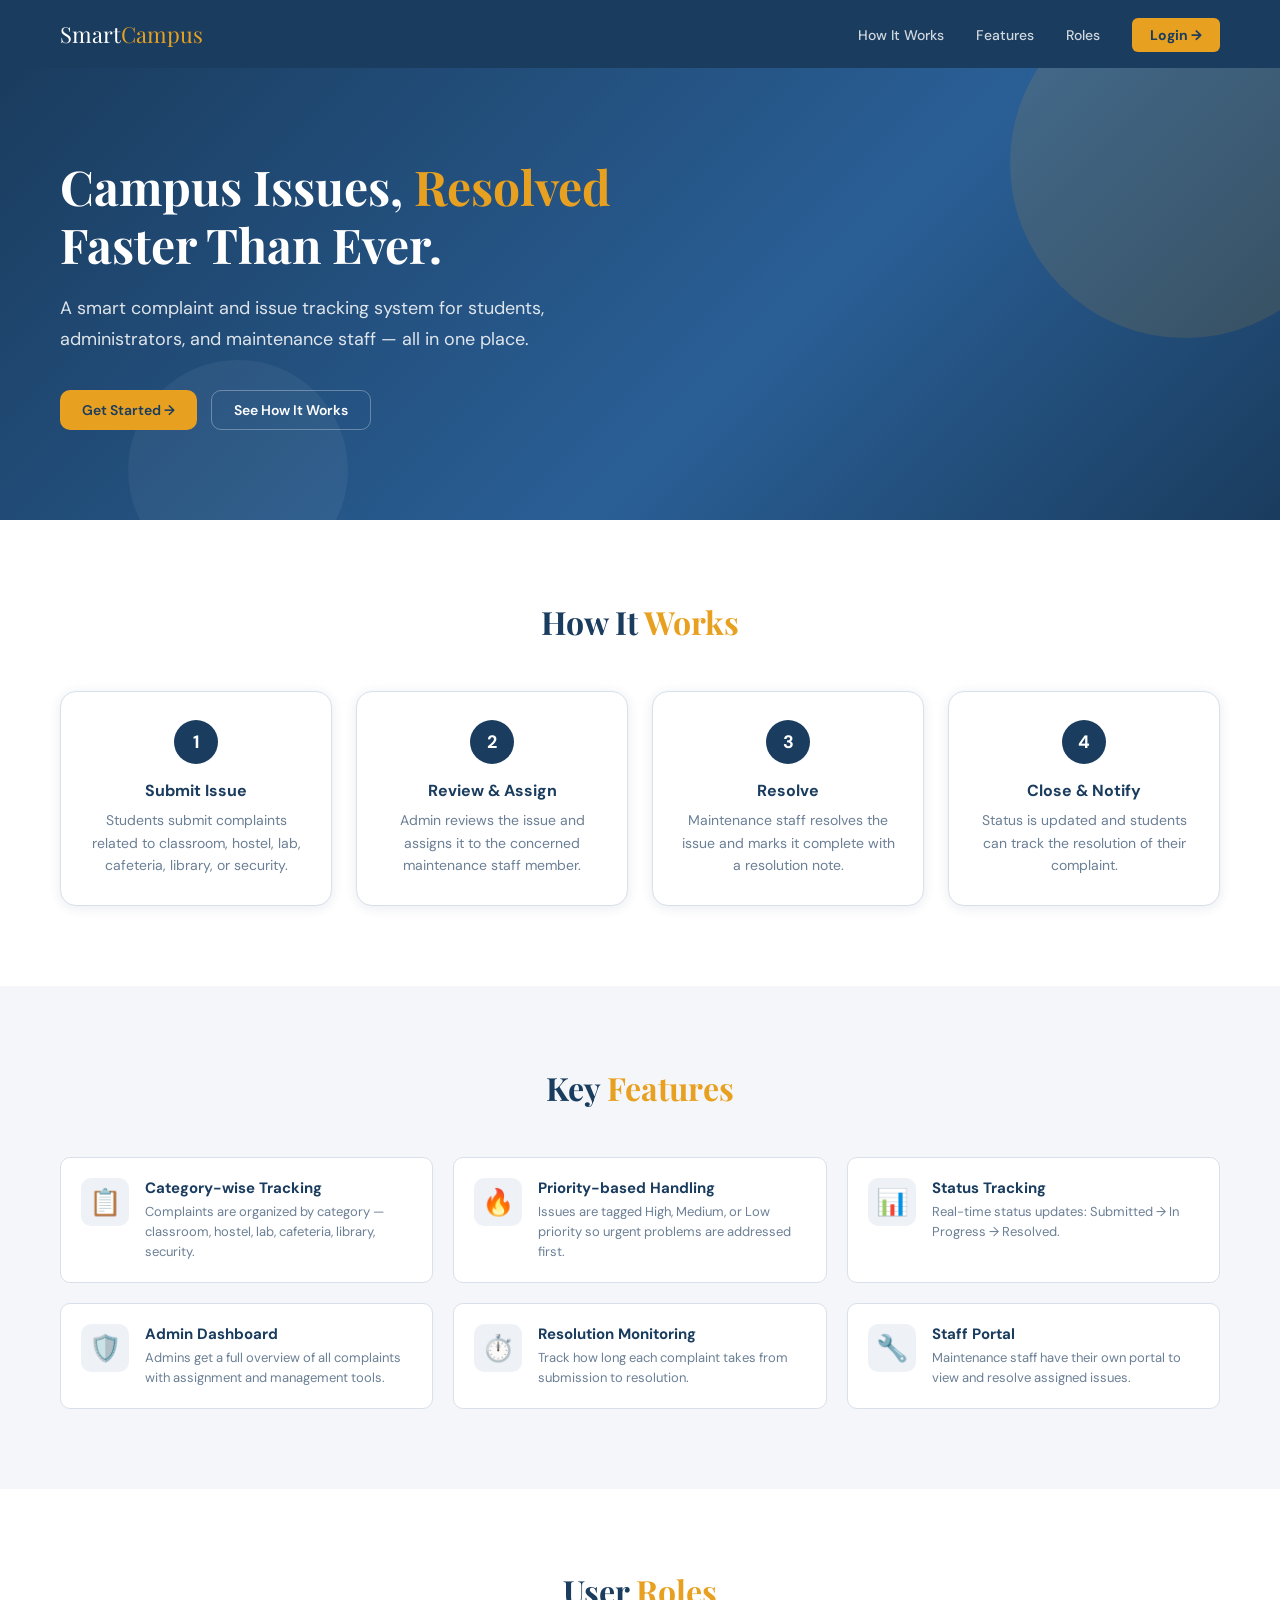
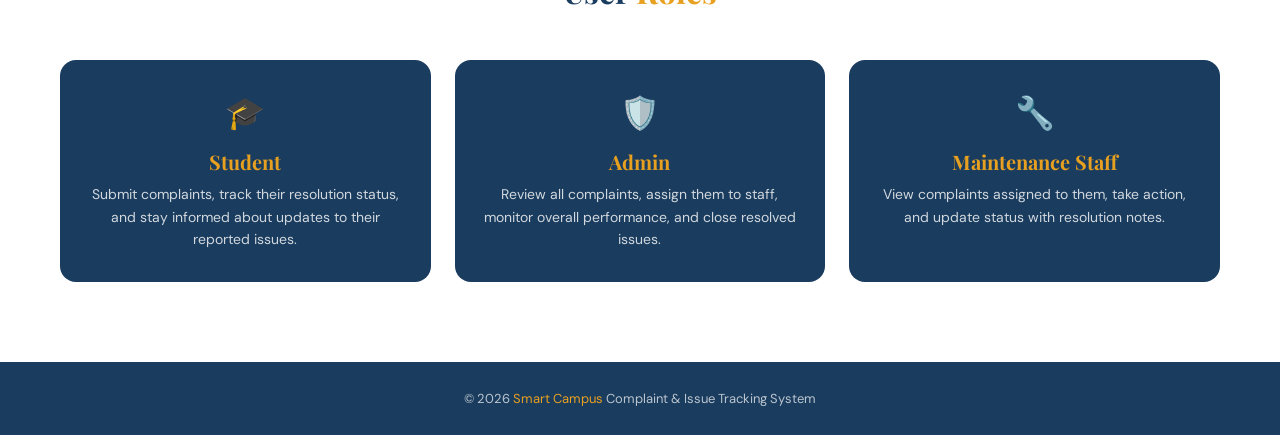
<file: index.html>
<!DOCTYPE html>
<html lang="en">

<head>
  <meta charset="UTF-8" />
  <meta name="viewport" content="width=device-width, initial-scale=1.0" />
  <title>Smart Campus — Complaint & Issue Tracking</title>
  <link rel="stylesheet" href="style.css" />
</head>

<body>

  <!-- Navbar -->
  <header class="landing-navbar">
    <div class="brand">Smart<span>Campus</span></div>
    <nav>
      <a href="#how">How It Works</a>
      <a href="#features">Features</a>
      <a href="#roles">Roles</a>
      <a href="pages/login.php" class="cta">Login →</a>
    </nav>
  </header>

  <!-- Hero -->
  <section class="hero">
    <div class="hero-inner">
      <h1>Campus Issues, <span>Resolved</span><br>Faster Than Ever.</h1>
      <p>A smart complaint and issue tracking system for students, administrators, and maintenance staff — all in one
        place.</p>
      <div class="hero-btns">
        <a href="pages/login.php" class="btn btn-accent">Get Started →</a>
        <a href="#how" class="btn btn-outline" style="border-color:rgba(255,255,255,0.3);color:#fff;">See How It
          Works</a>
      </div>
    </div>
  </section>

  <!-- How It Works -->
  <section class="landing-section" id="how" style="background:#fff;">
    <div class="landing-section-inner">
      <h2>How It <span>Works</span></h2>
      <div class="steps-grid">
        <div class="step-card">
          <div class="step-num">1</div>
          <h3>Submit Issue</h3>
          <p>Students submit complaints related to classroom, hostel, lab, cafeteria, library, or security.</p>
        </div>
        <div class="step-card">
          <div class="step-num">2</div>
          <h3>Review & Assign</h3>
          <p>Admin reviews the issue and assigns it to the concerned maintenance staff member.</p>
        </div>
        <div class="step-card">
          <div class="step-num">3</div>
          <h3>Resolve</h3>
          <p>Maintenance staff resolves the issue and marks it complete with a resolution note.</p>
        </div>
        <div class="step-card">
          <div class="step-num">4</div>
          <h3>Close & Notify</h3>
          <p>Status is updated and students can track the resolution of their complaint.</p>
        </div>
      </div>
    </div>
  </section>

  <!-- Features -->
  <section class="landing-section" id="features" style="background:var(--bg);">
    <div class="landing-section-inner">
      <h2>Key <span>Features</span></h2>
      <div class="features-grid">
        <div class="feature-item">
          <div class="feature-icon">📋</div>
          <div>
            <h3>Category-wise Tracking</h3>
            <p>Complaints are organized by category — classroom, hostel, lab, cafeteria, library, security.</p>
          </div>
        </div>
        <div class="feature-item">
          <div class="feature-icon">🔥</div>
          <div>
            <h3>Priority-based Handling</h3>
            <p>Issues are tagged High, Medium, or Low priority so urgent problems are addressed first.</p>
          </div>
        </div>
        <div class="feature-item">
          <div class="feature-icon">📊</div>
          <div>
            <h3>Status Tracking</h3>
            <p>Real-time status updates: Submitted → In Progress → Resolved.</p>
          </div>
        </div>
        <div class="feature-item">
          <div class="feature-icon">🛡️</div>
          <div>
            <h3>Admin Dashboard</h3>
            <p>Admins get a full overview of all complaints with assignment and management tools.</p>
          </div>
        </div>
        <div class="feature-item">
          <div class="feature-icon">⏱️</div>
          <div>
            <h3>Resolution Monitoring</h3>
            <p>Track how long each complaint takes from submission to resolution.</p>
          </div>
        </div>
        <div class="feature-item">
          <div class="feature-icon">🔧</div>
          <div>
            <h3>Staff Portal</h3>
            <p>Maintenance staff have their own portal to view and resolve assigned issues.</p>
          </div>
        </div>
      </div>
    </div>
  </section>

  <!-- Roles -->
  <section class="landing-section" id="roles" style="background:#fff;">
    <div class="landing-section-inner">
      <h2>User <span>Roles</span></h2>
      <div class="roles-grid">
        <div class="role-card">
          <div class="role-icon">🎓</div>
          <h3>Student</h3>
          <p>Submit complaints, track their resolution status, and stay informed about updates to their reported issues.
          </p>
        </div>
        <div class="role-card">
          <div class="role-icon">🛡️</div>
          <h3>Admin</h3>
          <p>Review all complaints, assign them to staff, monitor overall performance, and close resolved issues.</p>
        </div>
        <div class="role-card">
          <div class="role-icon">🔧</div>
          <h3>Maintenance Staff</h3>
          <p>View complaints assigned to them, take action, and update status with resolution notes.</p>
        </div>
      </div>
    </div>
  </section>

  <!-- Footer -->
  <footer class="landing-footer">
    <p>© 2026 <span>Smart Campus</span> Complaint & Issue Tracking System</p>
  </footer>

</body>

</html>
</file>
<file: style.css>
@import url('https://fonts.googleapis.com/css2?family=Playfair+Display:wght@600;700&family=DM+Sans:wght@300;400;500;600&display=swap');

:root {
  --primary: #1a3c5e;
  --primary-light: #2a5f96;
  --accent: #e8a020;
  --accent-soft: #f5c96a;
  --bg: #f4f6f9;
  --surface: #ffffff;
  --surface-2: #eef1f6;
  --text: #1c2a3a;
  --text-muted: #6b7f95;
  --border: #d8e0ea;
  --success: #1d8a5f;
  --success-bg: #e6f5ef;
  --warning: #b86a00;
  --warning-bg: #fff3e0;
  --danger: #b52a2a;
  --danger-bg: #fdeaea;
  --info: #1565c0;
  --info-bg: #e3f0fd;
  --radius: 10px;
  --radius-lg: 16px;
  --shadow: 0 2px 12px rgba(26, 60, 94, 0.10);
  --shadow-md: 0 6px 24px rgba(26, 60, 94, 0.14);
  --max-width: 1200px;
}

* {
  margin: 0;
  padding: 0;
  box-sizing: border-box;
}

body {
  font-family: 'DM Sans', sans-serif;
  background: var(--bg);
  color: var(--text);
  min-height: 100vh;
}

/* ── NAVBAR ── */
.navbar {
  background: var(--primary);
  padding: 0 40px;
  height: 64px;
  display: flex;
  align-items: center;
  justify-content: space-between;
  position: sticky;
  top: 0;
  z-index: 100;
  box-shadow: 0 2px 12px rgba(0, 0, 0, 0.18);
}

.navbar .brand {
  font-family: 'Playfair Display', serif;
  color: #fff;
  font-size: 20px;
  letter-spacing: 0.5px;
}

.navbar .brand span {
  color: var(--accent);
}

.navbar nav {
  display: flex;
  align-items: center;
  gap: 6px;
}

.navbar nav a {
  color: rgba(255, 255, 255, 0.75);
  text-decoration: none;
  padding: 8px 14px;
  border-radius: 6px;
  font-size: 14px;
  font-weight: 500;
  transition: all 0.2s;
}

.navbar nav a:hover,
.navbar nav a.active {
  color: #fff;
  background: rgba(255, 255, 255, 0.12);
}

.navbar .user-badge {
  display: flex;
  align-items: center;
  gap: 10px;
  color: rgba(255, 255, 255, 0.85);
  font-size: 14px;
}

.navbar .avatar {
  width: 34px;
  height: 34px;
  background: var(--accent);
  border-radius: 50%;
  display: flex;
  align-items: center;
  justify-content: center;
  font-weight: 700;
  color: var(--primary);
  font-size: 14px;
}

.logout-btn {
  background: rgba(255, 255, 255, 0.1);
  color: rgba(255, 255, 255, 0.85) !important;
  border: 1px solid rgba(255, 255, 255, 0.2);
  padding: 6px 14px !important;
  border-radius: 6px;
  font-size: 13px !important;
  cursor: pointer;
  transition: all 0.2s;
}

.logout-btn:hover {
  background: rgba(255, 255, 255, 0.2) !important;
  color: #fff !important;
}

/* ── LAYOUT ── */
.page-wrapper {
  max-width: var(--max-width);
  margin: 40px auto;
  padding: 0 24px;
}

.page-header {
  margin-bottom: 32px;
}

.page-header h1 {
  font-family: 'Playfair Display', serif;
  font-size: 28px;
  color: var(--primary);
}

.page-header p {
  color: var(--text-muted);
  margin-top: 6px;
  font-size: 15px;
}

/* ── CARDS ── */
.card {
  background: var(--surface);
  border-radius: var(--radius-lg);
  padding: 28px;
  box-shadow: var(--shadow);
  border: 1px solid var(--border);
}

.card-title {
  font-family: 'Playfair Display', serif;
  font-size: 18px;
  color: var(--primary);
  margin-bottom: 20px;
  padding-bottom: 14px;
  border-bottom: 1px solid var(--border);
}

/* ── STAT CARDS ── */
.stats-grid {
  display: grid;
  grid-template-columns: repeat(auto-fit, minmax(180px, 1fr));
  gap: 16px;
  margin-bottom: 28px;
}

.stat-card {
  background: var(--surface);
  border-radius: var(--radius-lg);
  padding: 22px 24px;
  box-shadow: var(--shadow);
  border: 1px solid var(--border);
  display: flex;
  flex-direction: column;
  gap: 6px;
}

.stat-card .stat-label {
  font-size: 12px;
  font-weight: 600;
  text-transform: uppercase;
  letter-spacing: 0.8px;
  color: var(--text-muted);
}

.stat-card .stat-value {
  font-size: 32px;
  font-weight: 700;
  color: var(--primary);
  font-family: 'Playfair Display', serif;
}

.stat-card .stat-sub {
  font-size: 12px;
  color: var(--text-muted);
}

.stat-card.accent-card {
  border-left: 4px solid var(--accent);
}

.stat-card.success-card {
  border-left: 4px solid var(--success);
}

.stat-card.warning-card {
  border-left: 4px solid var(--warning);
}

.stat-card.info-card {
  border-left: 4px solid var(--info);
}

/* ── FORMS ── */
.form-group {
  margin-bottom: 20px;
}

.form-group label {
  display: block;
  font-size: 13px;
  font-weight: 600;
  color: var(--text);
  margin-bottom: 7px;
  letter-spacing: 0.2px;
}

.form-group input,
.form-group select,
.form-group textarea {
  width: 100%;
  padding: 11px 14px;
  border: 1.5px solid var(--border);
  border-radius: var(--radius);
  font-family: 'DM Sans', sans-serif;
  font-size: 14px;
  color: var(--text);
  background: var(--surface);
  transition: border-color 0.2s, box-shadow 0.2s;
  outline: none;
}

.form-group input:focus,
.form-group select:focus,
.form-group textarea:focus {
  border-color: var(--primary-light);
  box-shadow: 0 0 0 3px rgba(42, 95, 150, 0.12);
}

.form-group textarea {
  resize: vertical;
  min-height: 110px;
}

.form-row {
  display: grid;
  grid-template-columns: 1fr 1fr;
  gap: 16px;
}

/* ── BUTTONS ── */
.btn {
  display: inline-flex;
  align-items: center;
  gap: 8px;
  padding: 10px 22px;
  border-radius: var(--radius);
  font-family: 'DM Sans', sans-serif;
  font-size: 14px;
  font-weight: 600;
  cursor: pointer;
  border: none;
  text-decoration: none;
  transition: all 0.2s;
}

.btn-primary {
  background: var(--primary);
  color: #fff;
}

.btn-primary:hover {
  background: var(--primary-light);
  box-shadow: var(--shadow);
}

.btn-accent {
  background: var(--accent);
  color: var(--primary);
}

.btn-accent:hover {
  background: var(--accent-soft);
}

.btn-outline {
  background: transparent;
  color: var(--primary);
  border: 1.5px solid var(--border);
}

.btn-outline:hover {
  border-color: var(--primary);
  background: var(--surface-2);
}

.btn-sm {
  padding: 6px 14px;
  font-size: 13px;
}

.btn-danger {
  background: var(--danger);
  color: #fff;
}

.btn-success {
  background: var(--success);
  color: #fff;
}

/* ── STATUS BADGES ── */
.badge {
  display: inline-block;
  padding: 4px 10px;
  border-radius: 20px;
  font-size: 12px;
  font-weight: 600;
  letter-spacing: 0.3px;
}

.badge-submitted {
  background: var(--info-bg);
  color: var(--info);
}

.badge-inprogress {
  background: var(--warning-bg);
  color: var(--warning);
}

.badge-resolved {
  background: var(--success-bg);
  color: var(--success);
}

/* Priority badges */
.badge-high {
  background: var(--danger-bg);
  color: var(--danger);
}

.badge-medium {
  background: var(--warning-bg);
  color: var(--warning);
}

.badge-low {
  background: var(--info-bg);
  color: var(--info);
}

/* ── TABLE ── */
.table-wrap {
  overflow-x: auto;
}

table {
  width: 100%;
  border-collapse: collapse;
  font-size: 14px;
}

thead th {
  background: var(--surface-2);
  color: var(--text-muted);
  font-size: 11px;
  font-weight: 700;
  text-transform: uppercase;
  letter-spacing: 0.8px;
  padding: 12px 16px;
  text-align: left;
  border-bottom: 1px solid var(--border);
}

tbody td {
  padding: 14px 16px;
  border-bottom: 1px solid var(--border);
  vertical-align: middle;
}

tbody tr:hover {
  background: var(--surface-2);
}

tbody tr:last-child td {
  border-bottom: none;
}

/* ── ALERT ── */
.alert {
  padding: 13px 18px;
  border-radius: var(--radius);
  font-size: 14px;
  margin-bottom: 20px;
  display: flex;
  align-items: center;
  gap: 10px;
}

.alert-success {
  background: var(--success-bg);
  color: var(--success);
  border: 1px solid #a8d8c2;
}

.alert-error {
  background: var(--danger-bg);
  color: var(--danger);
  border: 1px solid #f0b4b4;
}

/* ── LOGIN PAGE ── */
.login-page {
  min-height: 100vh;
  display: flex;
  align-items: center;
  justify-content: center;
  background: linear-gradient(135deg, var(--primary) 0%, var(--primary-light) 100%);
  padding: 20px;
}

.login-box {
  background: var(--surface);
  border-radius: var(--radius-lg);
  padding: 44px 40px;
  width: 100%;
  max-width: 420px;
  box-shadow: var(--shadow-md);
}

.login-box .brand-logo {
  text-align: center;
  margin-bottom: 28px;
}

.login-box .brand-logo h1 {
  font-family: 'Playfair Display', serif;
  color: var(--primary);
  font-size: 26px;
}

.login-box .brand-logo h1 span {
  color: var(--accent);
}

.login-box .brand-logo p {
  color: var(--text-muted);
  font-size: 13px;
  margin-top: 4px;
}

.login-box h2 {
  font-size: 18px;
  color: var(--text);
  margin-bottom: 22px;
  font-weight: 600;
}

/* ── EMPTY STATE ── */
.empty-state {
  text-align: center;
  padding: 60px 20px;
  color: var(--text-muted);
}

.empty-state .empty-icon {
  font-size: 48px;
  margin-bottom: 14px;
}

.empty-state p {
  font-size: 15px;
}

/* ── LANDING PAGE ── */
.landing-navbar {
  background: var(--primary);
  padding: 0 60px;
  height: 68px;
  display: flex;
  align-items: center;
  justify-content: space-between;
}

.landing-navbar .brand {
  font-family: 'Playfair Display', serif;
  color: #fff;
  font-size: 22px;
}

.landing-navbar .brand span {
  color: var(--accent);
}

.landing-navbar nav a {
  color: rgba(255, 255, 255, 0.8);
  text-decoration: none;
  margin-left: 28px;
  font-size: 14px;
  font-weight: 500;
  transition: color 0.2s;
}

.landing-navbar nav a:hover {
  color: #fff;
}

.landing-navbar nav a.cta {
  background: var(--accent);
  color: var(--primary);
  padding: 8px 18px;
  border-radius: 6px;
  font-weight: 700;
}

.hero {
  background: linear-gradient(135deg, var(--primary) 0%, #2a5f96 60%, #1a3c5e 100%);
  color: #fff;
  padding: 90px 60px;
  position: relative;
  overflow: hidden;
}

.hero::before {
  content: '';
  position: absolute;
  top: -80px;
  right: -80px;
  width: 350px;
  height: 350px;
  border-radius: 50%;
  background: rgba(232, 160, 32, 0.12);
}

.hero::after {
  content: '';
  position: absolute;
  bottom: -60px;
  left: 10%;
  width: 220px;
  height: 220px;
  border-radius: 50%;
  background: rgba(255, 255, 255, 0.05);
}

.hero-inner {
  max-width: var(--max-width);
  margin: auto;
  position: relative;
  z-index: 1;
}

.hero h1 {
  font-family: 'Playfair Display', serif;
  font-size: 48px;
  line-height: 1.2;
  margin-bottom: 20px;
}

.hero h1 span {
  color: var(--accent);
}

.hero p {
  font-size: 18px;
  opacity: 0.85;
  max-width: 560px;
  line-height: 1.7;
  margin-bottom: 36px;
}

.hero-btns {
  display: flex;
  gap: 14px;
  flex-wrap: wrap;
}

.landing-section {
  padding: 80px 60px;
}

.landing-section-inner {
  max-width: var(--max-width);
  margin: auto;
}

.landing-section h2 {
  font-family: 'Playfair Display', serif;
  font-size: 32px;
  color: var(--primary);
  text-align: center;
  margin-bottom: 48px;
}

.landing-section h2 span {
  color: var(--accent);
}

.steps-grid {
  display: grid;
  grid-template-columns: repeat(auto-fit, minmax(220px, 1fr));
  gap: 24px;
}

.step-card {
  background: var(--surface);
  border-radius: var(--radius-lg);
  padding: 28px;
  text-align: center;
  box-shadow: var(--shadow);
  border: 1px solid var(--border);
  transition: transform 0.2s, box-shadow 0.2s;
}

.step-card:hover {
  transform: translateY(-4px);
  box-shadow: var(--shadow-md);
}

.step-num {
  width: 44px;
  height: 44px;
  background: var(--primary);
  color: #fff;
  border-radius: 50%;
  display: flex;
  align-items: center;
  justify-content: center;
  font-weight: 700;
  font-size: 18px;
  margin: 0 auto 16px;
}

.step-card h3 {
  font-size: 16px;
  font-weight: 700;
  color: var(--primary);
  margin-bottom: 8px;
}

.step-card p {
  font-size: 14px;
  color: var(--text-muted);
  line-height: 1.6;
}

.features-grid {
  display: grid;
  grid-template-columns: repeat(auto-fit, minmax(280px, 1fr));
  gap: 20px;
}

.feature-item {
  display: flex;
  gap: 16px;
  align-items: flex-start;
  background: var(--surface);
  border-radius: var(--radius);
  padding: 20px;
  border: 1px solid var(--border);
}

.feature-icon {
  font-size: 26px;
  flex-shrink: 0;
  width: 48px;
  height: 48px;
  background: var(--surface-2);
  border-radius: var(--radius);
  display: flex;
  align-items: center;
  justify-content: center;
}

.feature-item h3 {
  font-size: 15px;
  font-weight: 700;
  color: var(--primary);
  margin-bottom: 4px;
}

.feature-item p {
  font-size: 13px;
  color: var(--text-muted);
  line-height: 1.55;
}

.roles-grid {
  display: grid;
  grid-template-columns: repeat(auto-fit, minmax(280px, 1fr));
  gap: 24px;
}

.role-card {
  background: var(--primary);
  color: #fff;
  border-radius: var(--radius-lg);
  padding: 32px 28px;
  text-align: center;
}

.role-card .role-icon {
  font-size: 32px;
  margin-bottom: 14px;
}

.role-card h3 {
  font-family: 'Playfair Display', serif;
  font-size: 20px;
  margin-bottom: 8px;
  color: var(--accent);
}

.role-card p {
  font-size: 14px;
  opacity: 0.8;
  line-height: 1.6;
}

.landing-footer {
  background: var(--primary);
  color: rgba(255, 255, 255, 0.7);
  text-align: center;
  padding: 28px;
  font-size: 13px;
}

.landing-footer span {
  color: var(--accent);
}

/* ── RESPONSIVE ── */
@media (max-width: 700px) {
  .form-row {
    grid-template-columns: 1fr;
  }

  .navbar {
    padding: 0 16px;
  }

  .page-wrapper {
    padding: 0 14px;
    margin: 20px auto;
  }

  .landing-section {
    padding: 50px 20px;
  }

  .hero {
    padding: 60px 20px;
  }

  .hero h1 {
    font-size: 30px;
  }

  .landing-navbar {
    padding: 0 20px;
  }
}

.alert-info {
  background: #f3e8fa;
  color: #6d3b8e;
  border: 1px solid #d9b8f0;
}

/* ── MODAL ── */
.modal-overlay {
  display: none;
  position: fixed;
  inset: 0;
  background: rgba(0, 0, 0, 0.40);
  z-index: 200;
  align-items: center;
  justify-content: center;
}

.modal-overlay.open {
  display: flex;
}

.modal {
  background: #fff5f8;
  border-radius: 8px;
  padding: 28px;
  width: 100%;
  max-width: 480px;
  box-shadow: 0 6px 24px rgba(207, 23, 115, 0.18);
  max-height: 90vh;
  overflow-y: auto;
}

.modal-hd {
  display: flex;
  justify-content: space-between;
  align-items: center;
  margin-bottom: 16px;
  padding-bottom: 12px;
  border-bottom: 1px solid var(--border);
}

.modal-hd h3 {
  font-size: 17px;
  font-weight: bold;
  color: #cf1773;
}

.modal-close {
  background: none;
  border: none;
  font-size: 22px;
  cursor: pointer;
  color: #a01055;
  line-height: 1;
}

/* ── FILTER BAR ── */
.filter-bar {
  display: flex;
  gap: 10px;
  flex-wrap: wrap;
  margin-bottom: 16px;
  align-items: center;
}

.filter-bar label {
  font-size: 13px;
  font-weight: bold;
  color: #a01055;
}

.filter-bar select {
  padding: 7px 11px;
  border: 1.5px solid var(--border);
  border-radius: 5px;
  font-size: 13px;
  color: #333;
  background: #fff;
  cursor: pointer;
}

.filter-bar select:focus {
  outline: none;
  border-color: #cf1773;
}

/* ── EXPANDABLE TABLE ROWS ── */
.detail-row {
  display: none;
}

.detail-row.open {
  display: table-row;
}

.detail-inner {
  padding: 14px 16px;
  background: #ffe0eb;
  border-top: 1px solid var(--border);
}

.detail-label {
  font-size: 11px;
  font-weight: bold;
  text-transform: uppercase;
  letter-spacing: 0.7px;
  color: #a01055;
  margin-bottom: 4px;
}

.detail-inner p {
  font-size: 14px;
  line-height: 1.7;
}

.resolution-box {
  background: #e6f5ef;
  border: 1px solid #a8d8c2;
  border-radius: 5px;
  padding: 10px 14px;
  margin-top: 10px;
}

/* ── EMPTY STATE ── */
.empty-state {
  text-align: center;
  padding: 56px 20px;
  color: #a01055;
}

.empty-icon {
  font-size: 46px;
  margin-bottom: 12px;
}

.empty-state p {
  font-size: 15px;
}

/* ── TIME CHIP ── */
.time-chip {
  display: inline-block;
  font-size: 11px;
  background: #ffe0eb;
  color: #a01055;
  padding: 2px 8px;
  border-radius: 4px;
}

/* ── NOTIFICATION ── */
.notif-wrap {
  position: relative;
}

.notif-bell {
  background: none;
  border: none;
  color: rgba(255, 255, 255, 0.88);
  font-size: 20px;
  cursor: pointer;
  padding: 4px 8px;
  border-radius: 5px;
  transition: background 0.2s;
}

.notif-bell:hover {
  background: rgba(255, 255, 255, 0.18);
}

.notif-count {
  position: absolute;
  top: -2px;
  right: 0;
  background: #fd90c3;
  color: #cf1773;
  font-size: 10px;
  font-weight: bold;
  width: 16px;
  height: 16px;
  border-radius: 50%;
  display: flex;
  align-items: center;
  justify-content: center;
}

.notif-dropdown {
  display: none;
  position: absolute;
  right: 0;
  top: 46px;
  background: #fff5f8;
  border-radius: 8px;
  border: 1px solid var(--border);
  box-shadow: 0 6px 24px rgba(207, 23, 115, 0.18);
  width: 300px;
  z-index: 300;
  max-height: 360px;
  overflow-y: auto;
}

.notif-dropdown.open {
  display: block;
}

.notif-hd {
  padding: 12px 16px;
  border-bottom: 1px solid var(--border);
  font-size: 13px;
  font-weight: bold;
  color: #cf1773;
}

.notif-item {
  padding: 11px 16px;
  border-bottom: 1px solid var(--border);
  font-size: 13px;
  color: #333;
}

.notif-item:last-child {
  border-bottom: none;
}

.notif-item.unread {
  background: #ffe0eb;
}

.notif-time {
  font-size: 11px;
  color: #a01055;
  margin-top: 3px;
}

.notif-empty {
  padding: 20px 16px;
  text-align: center;
  color: #a01055;
  font-size: 13px;
}

/* ── TASK CARDS (Staff) ── */
.task-card {
  background-color: #fff5f8;
  border-radius: 8px;
  padding: 20px 22px;
  box-shadow: 0 2px 8px rgba(207, 23, 115, 0.10);
  border: 1px solid var(--border);
  border-left: 5px solid #cf1773;
  margin-bottom: 14px;
}

.task-card.pri-high {
  border-left-color: #b52a2a;
}

.task-card.pri-medium {
  border-left-color: #b86a00;
}

.task-card.pri-low {
  border-left-color: #6d3b8e;
}
</file>
